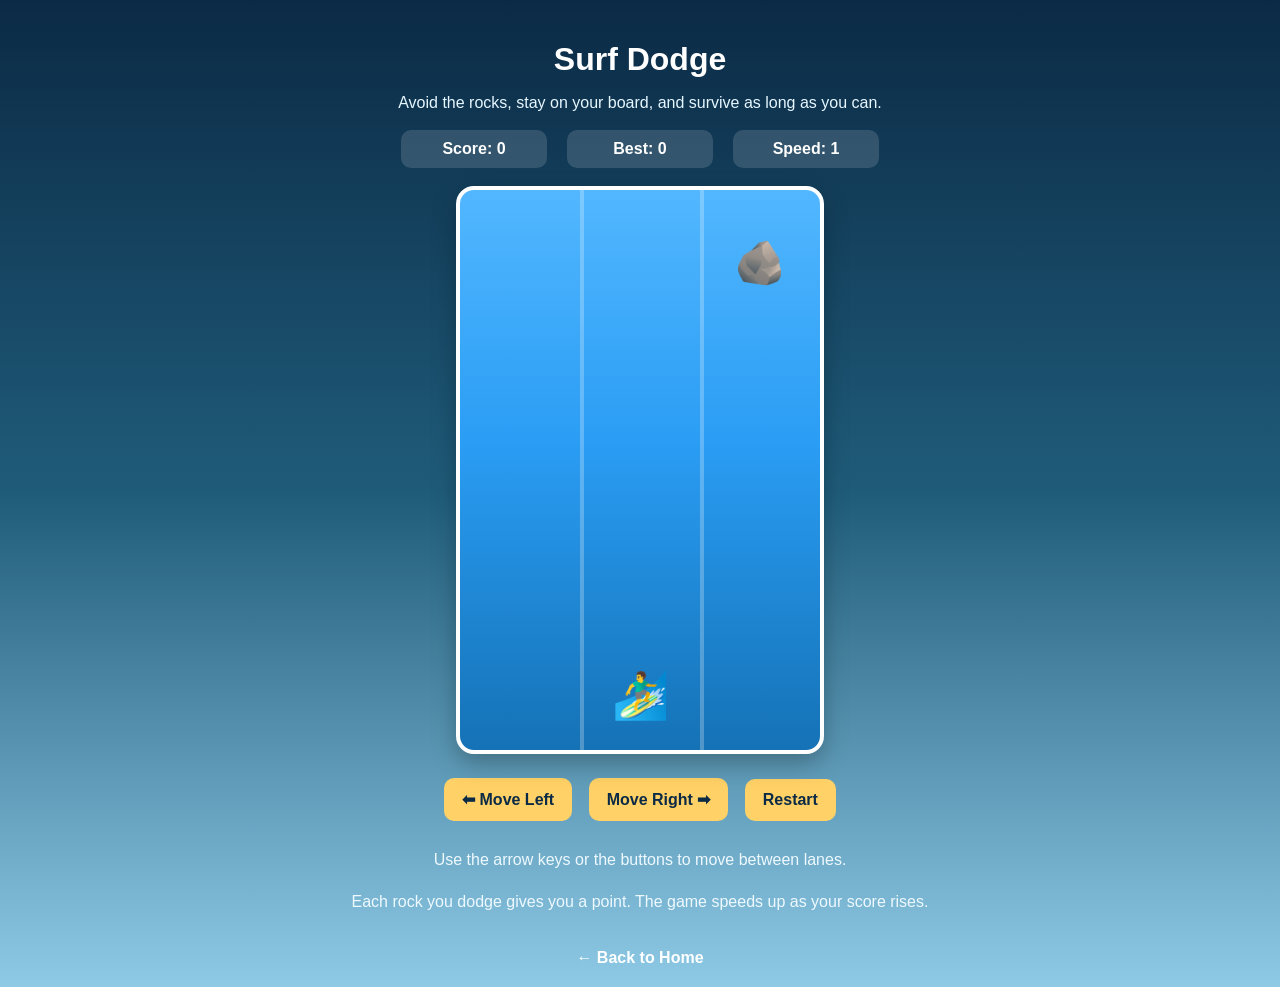
<file: ai.html>
<!DOCTYPE html>
<html lang="en">
<head>
    <meta charset="UTF-8" />
    <meta name="viewport" content="width=device-width, initial-scale=1.0" />
    <title>Surf Dodge | Caleb Cooper</title>
    <style>
        body {
            margin: 0;
            font-family: Arial, sans-serif;
            background: linear-gradient(to bottom, #0b2a45, #1f5c7a, #8ecae6);
            color: white;
            text-align: center;
        }

        .page {
            max-width: 900px;
            margin: 0 auto;
            padding: 20px;
        }

        h1 {
            margin-bottom: 8px;
        }

        .subtitle {
            margin-bottom: 18px;
            color: #e6f7ff;
        }

        .top-bar {
            display: flex;
            justify-content: center;
            gap: 20px;
            flex-wrap: wrap;
            margin-bottom: 18px;
        }

        .stat {
            background: rgba(255,255,255,0.14);
            padding: 10px 18px;
            border-radius: 10px;
            min-width: 110px;
            font-weight: bold;
        }

        #game {
            width: 360px;
            height: 560px;
            margin: 0 auto;
            position: relative;
            overflow: hidden;
            border: 4px solid white;
            border-radius: 18px;
            background: linear-gradient(to bottom, #52b7ff 0%, #2a9df4 45%, #1572b6 100%);
            box-shadow: 0 10px 25px rgba(0,0,0,0.25);
        }

        .lane-line {
            position: absolute;
            top: 0;
            bottom: 0;
            width: 4px;
            background: rgba(255,255,255,0.25);
        }

        .lane1 { left: 120px; }
        .lane2 { left: 240px; }

        #player {
            width: 70px;
            height: 70px;
            position: absolute;
            bottom: 20px;
            left: 145px;
            font-size: 46px;
            display: flex;
            align-items: center;
            justify-content: center;
            transition: left 0.08s linear;
        }

        .rock {
            width: 62px;
            height: 62px;
            position: absolute;
            top: -70px;
            font-size: 42px;
            display: flex;
            align-items: center;
            justify-content: center;
        }

        .controls {
            margin-top: 18px;
        }

        button {
            background: #ffd166;
            color: #0b2a45;
            border: none;
            border-radius: 10px;
            padding: 12px 18px;
            margin: 6px;
            font-weight: bold;
            cursor: pointer;
            font-size: 1rem;
        }

        button:hover {
            opacity: 0.92;
        }

        .instructions {
            max-width: 650px;
            margin: 20px auto 0;
            line-height: 1.6;
            color: #eef9ff;
        }

        .back-link {
            display: inline-block;
            margin-top: 18px;
            color: white;
            text-decoration: none;
            font-weight: bold;
        }

        .back-link:hover {
            text-decoration: underline;
        }

        #game-over {
            position: absolute;
            inset: 0;
            background: rgba(0,0,0,0.6);
            display: none;
            align-items: center;
            justify-content: center;
            flex-direction: column;
            font-size: 1.3rem;
            z-index: 10;
        }

        #game-over h2 {
            margin-bottom: 10px;
        }

        @media (max-width: 500px) {
            #game {
                width: 300px;
                height: 500px;
            }

            .lane1 { left: 100px; }
            .lane2 { left: 200px; }

            #player {
                left: 115px;
            }
        }
    </style>
</head>
<body>
    <div class="page">
        <h1>Surf Dodge</h1>
        <p class="subtitle">Avoid the rocks, stay on your board, and survive as long as you can.</p>

        <div class="top-bar">
            <div class="stat">Score: <span id="score">0</span></div>
            <div class="stat">Best: <span id="best">0</span></div>
            <div class="stat">Speed: <span id="speed">1</span></div>
        </div>

        <div id="game">
            <div class="lane-line lane1"></div>
            <div class="lane-line lane2"></div>

            <div id="player">🏄‍♂️</div>

            <div id="game-over">
                <h2>Wipeout</h2>
                <p>Your board hit a rock.</p>
                <button onclick="startGame()">Play Again</button>
            </div>
        </div>

        <div class="controls">
            <button onclick="moveLeft()">⬅ Move Left</button>
            <button onclick="moveRight()">Move Right ➡</button>
            <button onclick="startGame()">Restart</button>
        </div>

        <div class="instructions">
            <p>Use the arrow keys or the buttons to move between lanes.</p>
            <p>Each rock you dodge gives you a point. The game speeds up as your score rises.</p>
        </div>

       <a class="back-link" href="index.html">← Back to Home</a>
    </div>

    <script>
        const lanes = [25, 145, 265];
        let playerLane = 1;
        let rocks = [];
        let score = 0;
        let best = 0;
        let gameRunning = false;
        let rockSpeed = 3;
        let spawnRate = 1100;
        let spawnInterval;
        let animationFrame;

        const game = document.getElementById("game");
        const player = document.getElementById("player");
        const scoreEl = document.getElementById("score");
        const bestEl = document.getElementById("best");
        const speedEl = document.getElementById("speed");
        const gameOverBox = document.getElementById("game-over");

        function updatePlayerPosition() {
            player.style.left = lanes[playerLane] + "px";
        }

        function moveLeft() {
            if (!gameRunning) return;
            if (playerLane > 0) {
                playerLane--;
                updatePlayerPosition();
            }
        }

        function moveRight() {
            if (!gameRunning) return;
            if (playerLane < 2) {
                playerLane++;
                updatePlayerPosition();
            }
        }

        function createRock() {
            if (!gameRunning) return;

            const rock = document.createElement("div");
            rock.classList.add("rock");

            const lane = Math.floor(Math.random() * 3);
            rock.dataset.lane = lane;
            rock.style.left = lanes[lane] + 4 + "px";
            rock.style.top = "-70px";
            rock.textContent = "🪨";

            game.appendChild(rock);
            rocks.push(rock);
        }

        function updateGame() {
            if (!gameRunning) return;

            for (let i = rocks.length - 1; i >= 0; i--) {
                const rock = rocks[i];
                let currentTop = parseFloat(rock.style.top);
                currentTop += rockSpeed;
                rock.style.top = currentTop + "px";

                if (currentTop > 460 && currentTop < 530 && parseInt(rock.dataset.lane) === playerLane) {
                    endGame();
                    return;
                }

                if (currentTop > 560) {
                    rock.remove();
                    rocks.splice(i, 1);
                    score++;
                    scoreEl.textContent = score;

                    rockSpeed = 3 + Math.floor(score / 5) * 0.5;
                    speedEl.textContent = (1 + Math.floor(score / 5));

                    if (score > best) {
                        best = score;
                        bestEl.textContent = best;
                    }
                }
            }

            animationFrame = requestAnimationFrame(updateGame);
        }

        function clearRocks() {
            rocks.forEach(rock => rock.remove());
            rocks = [];
        }

        function startGame() {
            clearInterval(spawnInterval);
            cancelAnimationFrame(animationFrame);
            clearRocks();

            score = 0;
            rockSpeed = 3;
            spawnRate = 1100;
            playerLane = 1;
            updatePlayerPosition();

            scoreEl.textContent = "0";
            speedEl.textContent = "1";
            bestEl.textContent = best;
            gameOverBox.style.display = "none";

            gameRunning = true;

            spawnInterval = setInterval(() => {
                createRock();

                if (score > 0 && score % 8 === 0 && spawnRate > 650) {
                    spawnRate -= 10;
                }
            }, 900);

            updateGame();
        }

        function endGame() {
            gameRunning = false;
            clearInterval(spawnInterval);
            cancelAnimationFrame(animationFrame);
            gameOverBox.style.display = "flex";
        }

        document.addEventListener("keydown", function(event) {
            if (event.key === "ArrowLeft") moveLeft();
            if (event.key === "ArrowRight") moveRight();
        });

        updatePlayerPosition();
        startGame();
    </script>
</body>
</html>
</file>
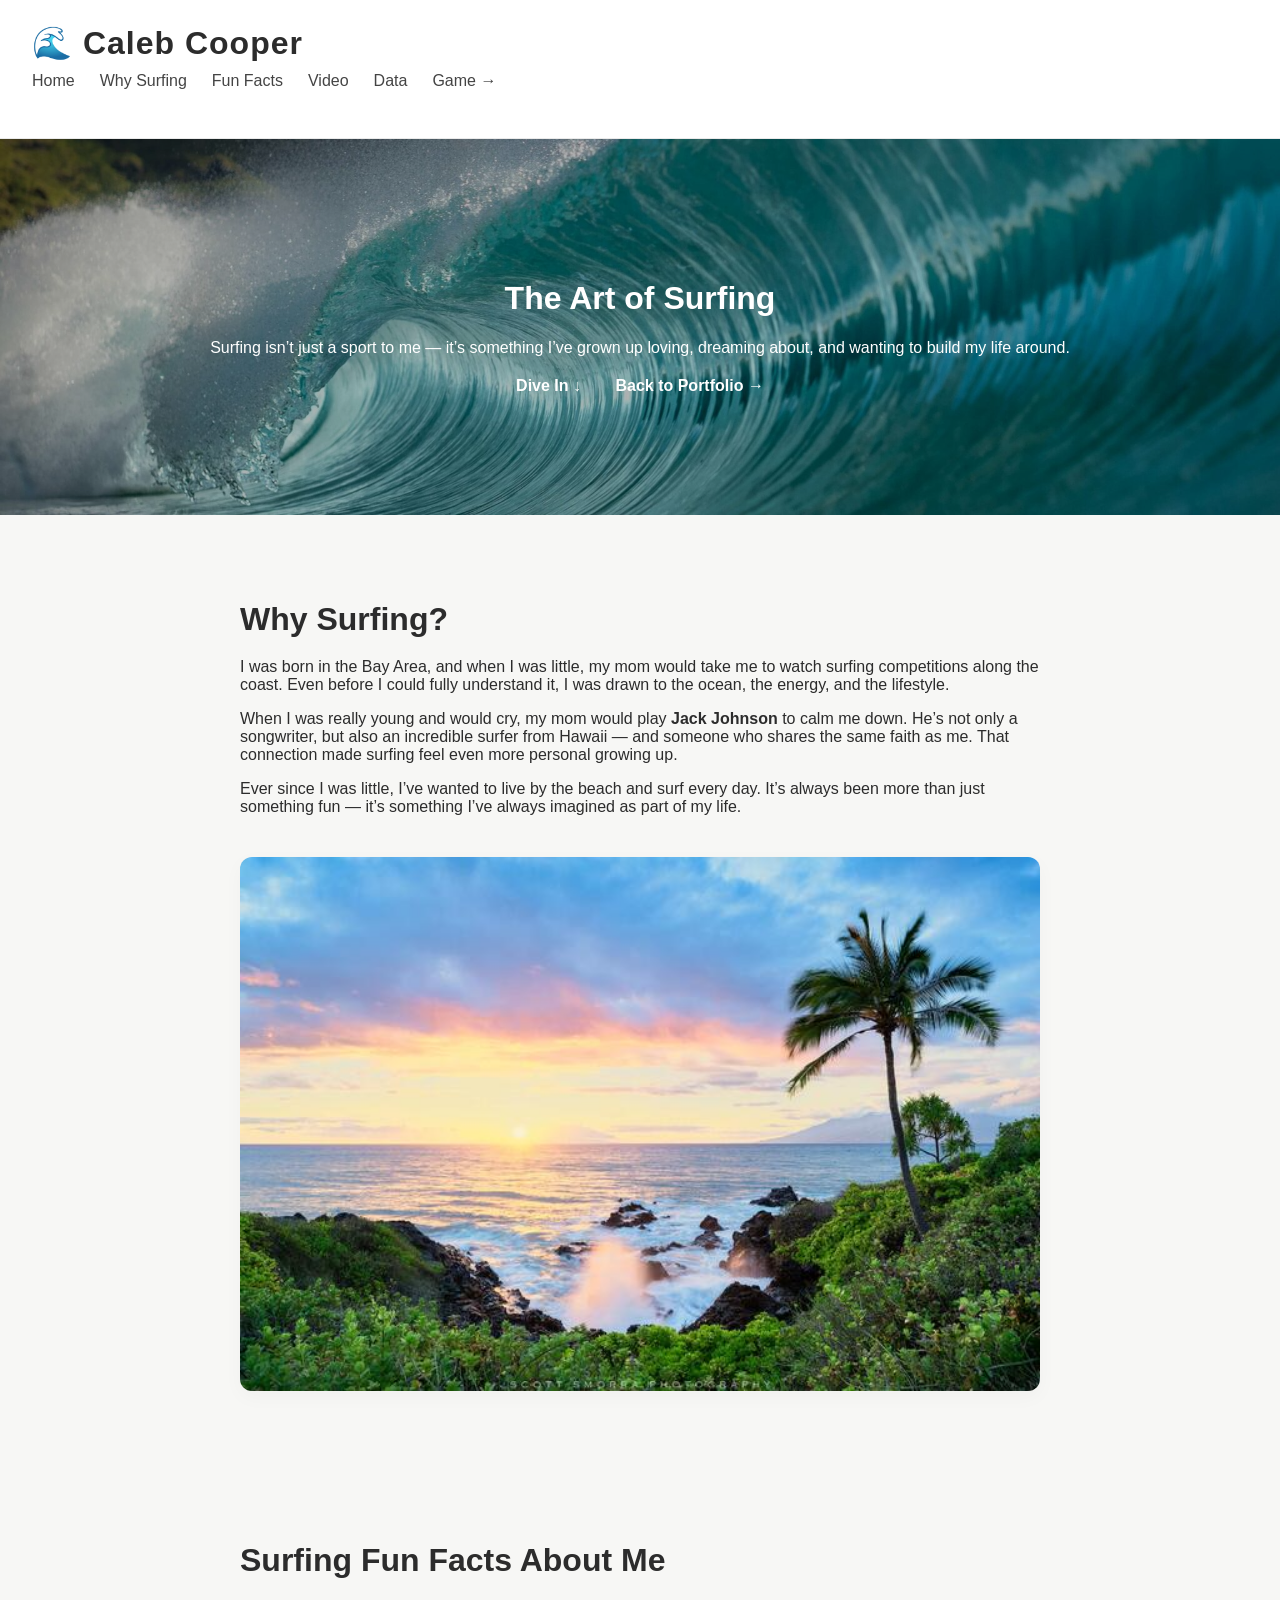
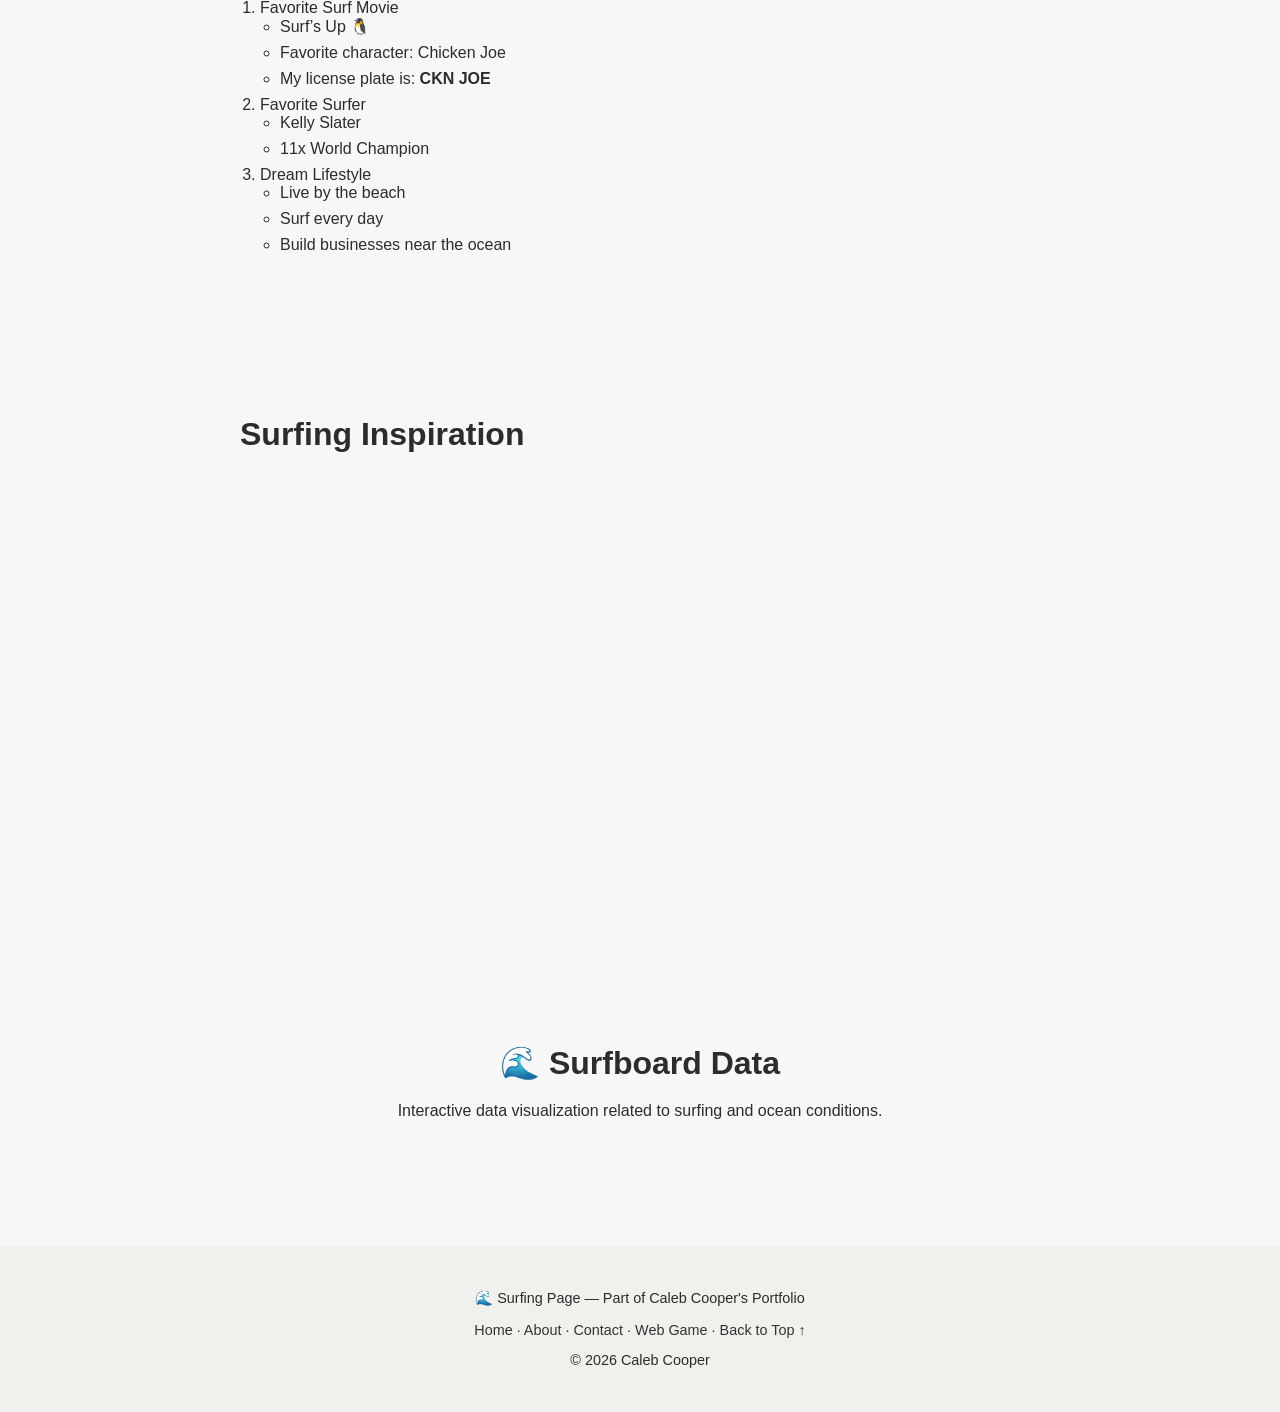
<file: Fromscratch.html>
<!DOCTYPE html>
<html lang="en">
<head>
    <title>Surfing | Caleb Cooper</title>

    <link rel="stylesheet" href="css/mystyles.css">
</head>

<body id="top">

<!-- NAV -->
<nav class="scratch-nav">
    <h2>🌊 Caleb Cooper</h2>
    <ul>
        <li><a href="index.html">Home</a></li>
        <li><a href="#about">Why Surfing</a></li>
        <li><a href="#fun">Fun Facts</a></li>
        <li><a href="#video">Video</a></li>
        <li><a href="#tableau-section">Data</a></li>
        <li><a href="ai.html">Game →</a></li>
    </ul>
</nav>

<header class="hero" style="background-image: url('assets/img/barrel-wave-scaled.jpeg'); background-size: cover; background-position: center;">
    <h1> The Art of Surfing</h1>
    <p>
        Surfing isn’t just a sport to me — it’s something I’ve grown up loving,
        dreaming about, and wanting to build my life around.
    </p>

    <div class="hero-links">
        <a href="#about">Dive In ↓</a>
        <a href="index.html">Back to Portfolio →</a>
    </div>
</header>

</header>

<!-- ABOUT -->
<section id="about">
    <h2>Why Surfing?</h2>

    <p>
        I was born in the Bay Area, and when I was little, my mom would take me to watch
        surfing competitions along the coast. Even before I could fully understand it,
        I was drawn to the ocean, the energy, and the lifestyle.
    </p>

    <p>
        When I was really young and would cry, my mom would play
        <strong>Jack Johnson</strong> to calm me down. He’s not only a songwriter,
        but also an incredible surfer from Hawaii — and someone who shares the same faith as me.
        That connection made surfing feel even more personal growing up.
    </p>

    <p>
        Ever since I was little, I’ve wanted to live by the beach and surf every day.
        It’s always been more than just something fun — it’s something I’ve always
        imagined as part of my life.
    </p>

    <!-- IMAGE -->
    <img src="assets/img/Wailea-Beach-Path-Sunset-Maui-Hawaii.jpg" class="surf-img" alt="Ocean view">
</section>

<!-- NESTED LIST SECTION (REQUIREMENT) -->
<section id="fun">
    <h2>Surfing Fun Facts About Me</h2>

    <ol>
        <li>Favorite Surf Movie
            <ul>
                <li>Surf’s Up 🐧</li>
                <li>Favorite character: Chicken Joe</li>
                <li>My license plate is: <strong>CKN JOE</strong></li>
            </ul>
        </li>

        <li>Favorite Surfer
            <ul>
                <li>Kelly Slater</li>
                <li>11x World Champion</li>
            </ul>
        </li>

        <li>Dream Lifestyle
            <ul>
                <li>Live by the beach</li>
                <li>Surf every day</li>
                <li>Build businesses near the ocean</li>
            </ul>
        </li>
    </ol>
</section>

<!-- VIDEO -->
<section id="video">
    <h2>Surfing Inspiration</h2>

    <iframe width="100%" height="400"
        src="https://www.youtube.com/embed/f6VztuVWGI0"
        title="Surfing Video"
        frameborder="0"
        allowfullscreen>
    </iframe>
</section>

<!-- TABLEAU -->
<section id="tableau-section" class="tableau-block">
    <h2>🌊 Surfboard Data</h2>
    <p>Interactive data visualization related to surfing and ocean conditions.</p>

    <div class='tableauPlaceholder' id='viz1776296682747' style='position: relative'>
        <noscript>
            <a href='#'>
                <img alt='Dashboard 1'
                     src='https://public.tableau.com/static/images/Su/Surfing-Age/Dashboard1/1_rss.png'
                     style='border: none' />
            </a>
        </noscript>
        <object class='tableauViz' style='display:none;'>
            <param name='host_url' value='https%3A%2F%2Fpublic.tableau.com%2F' />
            <param name='embed_code_version' value='3' />
            <param name='site_root' value='' />
            <param name='name' value='Surfing-Age/Dashboard1' />
            <param name='tabs' value='no' />
            <param name='toolbar' value='yes' />
            <param name='static_image' value='https://public.tableau.com/static/images/Su/Surfing-Age/Dashboard1/1.png' />
            <param name='animate_transition' value='yes' />
            <param name='display_static_image' value='yes' />
            <param name='display_spinner' value='yes' />
            <param name='display_overlay' value='yes' />
            <param name='display_count' value='yes' />
            <param name='language' value='en-US' />
        </object>
    </div>

    <script type='text/javascript'>
        var divElement = document.getElementById('viz1776296682747');
        var vizElement = divElement.getElementsByTagName('object')[0];
        if (divElement.offsetWidth > 800) {
            vizElement.style.width = '100%';
            vizElement.style.height = (divElement.offsetWidth * 0.75) + 'px';
        } else if (divElement.offsetWidth > 500) {
            vizElement.style.width = '100%';
            vizElement.style.height = (divElement.offsetWidth * 0.75) + 'px';
        } else {
            vizElement.style.width = '100%';
            vizElement.style.height = '777px';
        }
        var scriptElement = document.createElement('script');
        scriptElement.src = 'https://public.tableau.com/javascripts/api/viz_v1.js';
        vizElement.parentNode.insertBefore(scriptElement, vizElement);
    </script>
</section>

<!-- FOOTER -->
<footer>
    <p>🌊 Surfing Page — Part of Caleb Cooper's Portfolio</p>

    <p>
        <a href="index.html">Home</a> ·
        <a href="about.html">About</a> ·
        <a href="contact.html">Contact</a> ·
        <a href="ai.html">Web Game</a> ·
        <a href="#top">Back to Top ↑</a>
    </p>

    <p>© 2026 Caleb Cooper</p>
</footer>

</body>
</html>
</file>
<file: css/mystyles.css>
/* ===== GLOBAL STYLE ===== */
body {
    margin: 0;
    font-family: 'Segoe UI', sans-serif;
    background-color: #f7f7f5;
    color: #2c2c2c;
}

/* ===== NAV ===== */
.scratch-nav {
    background: white;
    padding: 1.5rem 2rem;
    border-bottom: 1px solid #eaeaea;
}

.scratch-nav h2 {
    margin: 0;
    font-weight: 600;
    letter-spacing: 1px;
}

.scratch-nav ul {
    list-style: none;
    display: flex;
    gap: 25px;
    padding: 0;
    margin-top: 10px;
}

.scratch-nav a {
    text-decoration: none;
    color: #444;
    font-weight: 500;
}

.scratch-nav a:hover {
    color: #c49a6c;
}

/* ===== HERO ===== */
.hero {
    text-align: center;
    padding: 120px 20px;
    color: white;
    position: relative;
}

/* DARK OVERLAY */
.hero::before {
    content: "";
    position: absolute;
    inset: 0;
    background: rgba(0, 0, 0, 0.3);
}

/* keep text above overlay */
.hero h1,
.hero p,
.hero-links {
    position: relative;
    z-index: 1;
}

/* (only these links change color) */
.hero-links a {
    color: white;
    text-decoration: none;
    font-weight: 600;
    margin: 0 15px;
    transition: 0.3s;
}

.hero-links a:visited {
    color: white;
}

.hero-links a:hover {
    color: #00cfff;
}

/* spacing */
.hero-links {
    margin-top: 20px;
}

/* ===== SECTION ===== */
section {
    max-width: 800px;
    margin: auto;
    padding: 60px 20px;
}

/* ===== HEADINGS ===== */
h2 {
    font-size: 2rem;
    margin-bottom: 20px;
}

/* ===== IMAGE STYLE ===== */
.surf-img {
    width: 100%;
    border-radius: 12px;
    margin-top: 25px;
    box-shadow: 0 6px 20px rgba(0,0,0,0.03);
}

/* ===== LIST STYLE ===== */
ol {
    padding-left: 20px;
}

ul {
    padding-left: 20px;
}

li {
    margin-bottom: 8px;
}

/* ===== VIDEO ===== */
iframe {
    border-radius: 12px;
    margin-top: 20px;
}

/* ===== TABLEAU ===== */
.tableau-block {
    text-align: center;
}

/* ===== FOOTER ===== */
footer {
    background: #f0f0ed;
    padding: 30px;
    text-align: center;
    margin-top: 50px;
    font-size: 0.9rem;
}

footer a {
    color: #333;
    text-decoration: none;
}

footer a:hover {
    color: #c49a6c;
}
.hero-links a,
.hero-links a:link,
.hero-links a:visited,
.hero-links a:active {
    color: white !important;
    text-decoration: none !important;
    font-weight: 600;
    margin: 0 15px;
    transition: color 0.3s ease;
}

.hero-links a:hover,
.hero-links a:focus {
    color: #00cfff !important;
    text-decoration: none !important;
}
</file>
